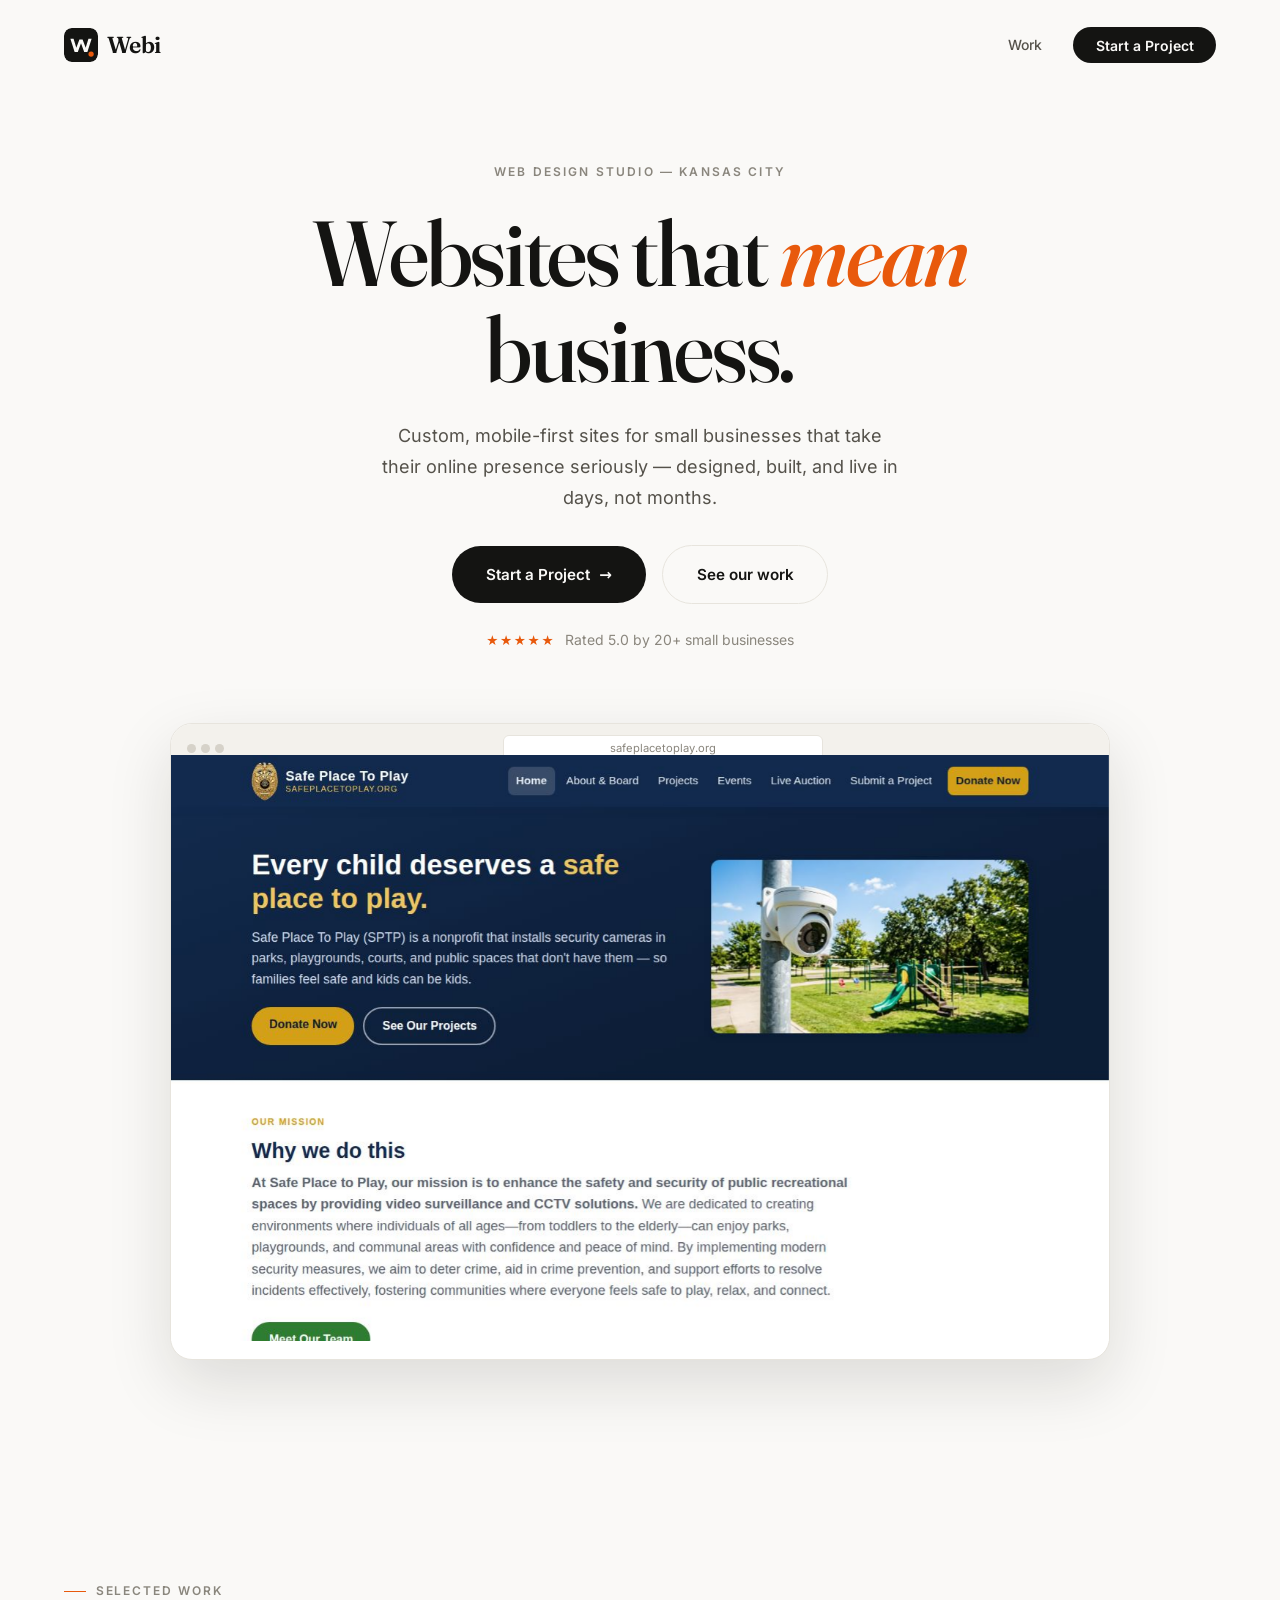
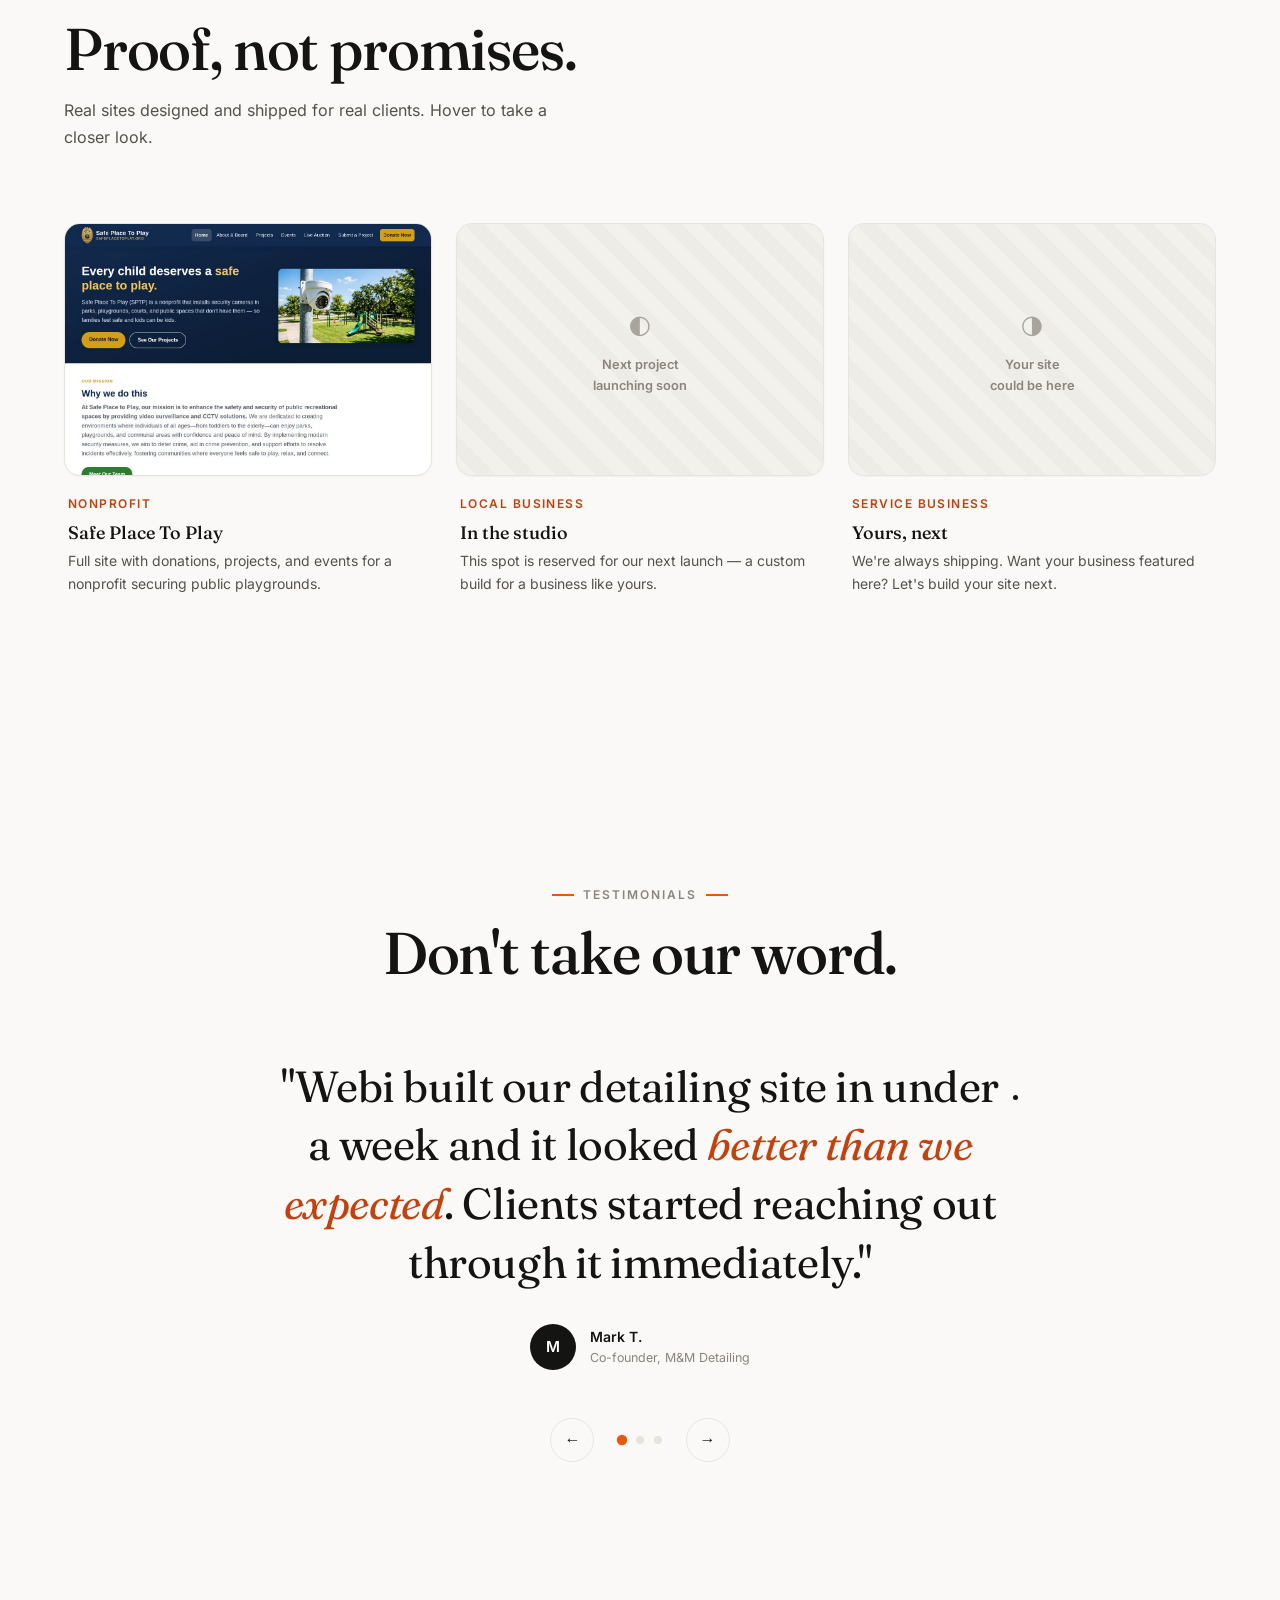
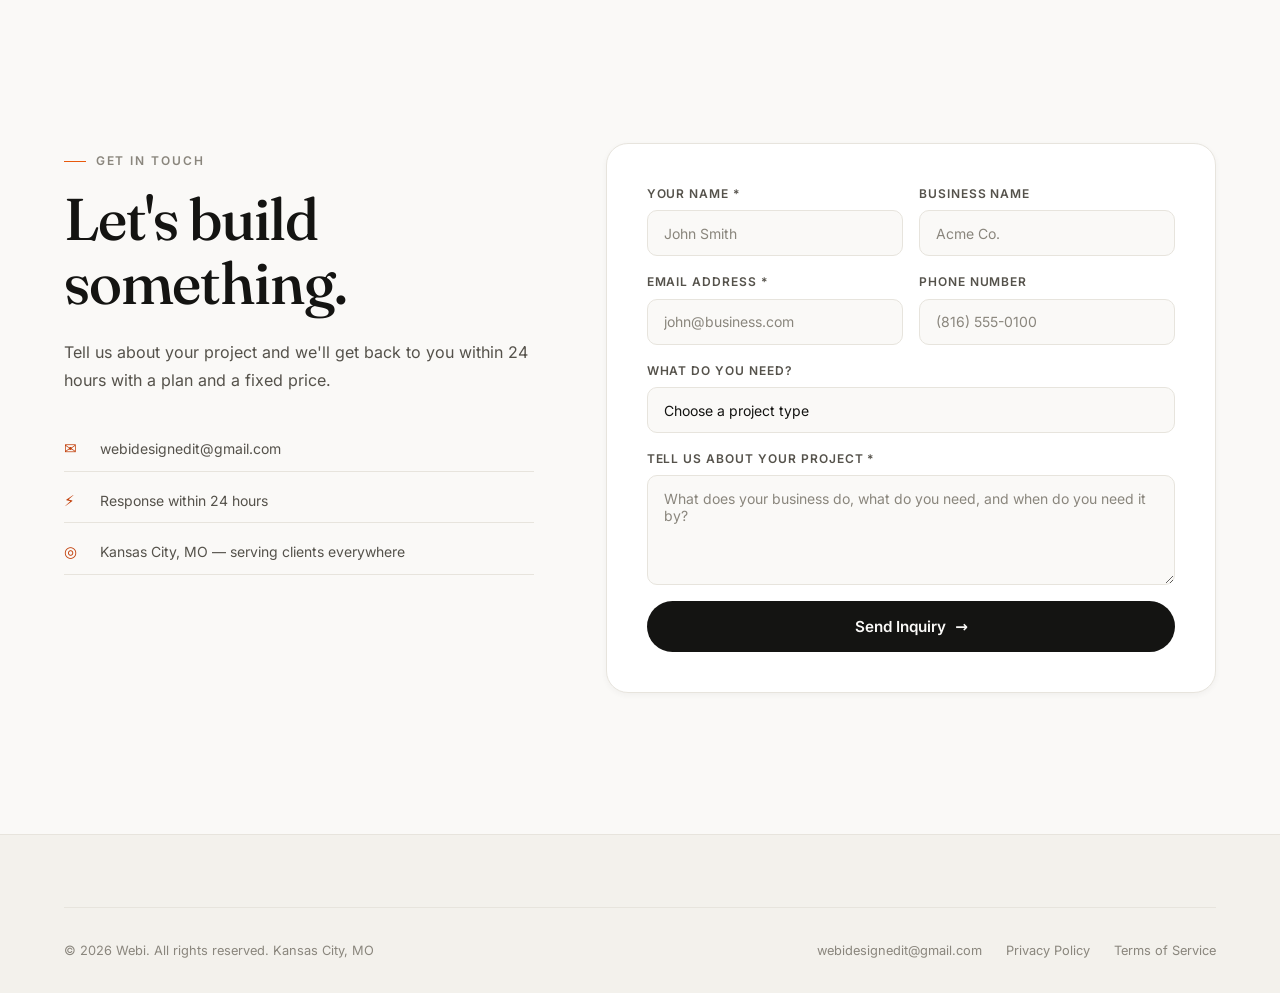
<file: index.html>
<!DOCTYPE html>
<html lang="en">
<head>
<meta charset="UTF-8">
<meta name="viewport" content="width=device-width, initial-scale=1.0">
<title>Webi — Kansas City Web Design Studio | Custom Websites, Live in Days</title>
<meta name="description" content="Webi is a Kansas City web design studio crafting custom, mobile-first websites for small businesses — designed, built, and live in days, not months.">
<link rel="canonical" href="https://webi.it.com/">

<!-- Open Graph -->
<meta property="og:type" content="website">
<meta property="og:site_name" content="Webi">
<meta property="og:title" content="Webi — Kansas City Web Design Studio">
<meta property="og:description" content="Custom, mobile-first websites for small businesses — live in days, not months.">
<meta property="og:url" content="https://webi.it.com/">
<meta property="og:image" content="https://webi.it.com/assets/og-image.png">
<meta property="og:image:width" content="1200">
<meta property="og:image:height" content="630">

<!-- Twitter -->
<meta name="twitter:card" content="summary_large_image">
<meta name="twitter:title" content="Webi — Kansas City Web Design Studio">
<meta name="twitter:description" content="Custom, mobile-first websites for small businesses — live in days, not months.">
<meta name="twitter:image" content="https://webi.it.com/assets/og-image.png">

<meta name="theme-color" content="#faf9f7">
<link rel="icon" type="image/svg+xml" href="assets/favicon.svg">
<link rel="apple-touch-icon" href="assets/apple-touch-icon.png">

<link rel="preload" href="assets/fonts/fraunces-var.woff2" as="font" type="font/woff2" crossorigin>
<link rel="preload" href="assets/fonts/inter-var.woff2" as="font" type="font/woff2" crossorigin>
<link rel="stylesheet" href="css/style.css?v=5.0.4">

<script type="application/ld+json">
{
  "@context": "https://schema.org",
  "@type": "ProfessionalService",
  "name": "Webi",
  "description": "Custom web design for small businesses. Fast, mobile-first websites delivered in days.",
  "url": "https://webi.it.com",
  "email": "webidesignedit@gmail.com",
  "address": { "@type": "PostalAddress", "addressLocality": "Kansas City", "addressRegion": "MO", "addressCountry": "US" }
}
</script>
</head>
<body>
<a class="skip-link" href="#main">Skip to content</a>

<div id="scroll-progress" aria-hidden="true"></div>

<nav aria-label="Main navigation" id="site-nav">
  <a href="#" class="nav-logo-wrap" aria-label="Webi — home">
    <img src="assets/favicon.svg" alt="" class="nav-logo-icon" width="34" height="34">
    <span class="nav-logo-text">Webi</span>
  </a>
  <button class="nav-toggle" aria-expanded="false" aria-controls="nav-links" aria-label="Toggle menu">
    <span></span><span></span><span></span>
  </button>
  <ul class="nav-links" id="nav-links">
    <li><a href="#work">Work</a></li>
    <li><a href="#contact" class="nav-cta magnetic">Start a Project</a></li>
  </ul>
</nav>

<main id="main">

<!-- HERO -->
<section class="hero" id="top">
  <p class="hero-eyebrow" data-hero-fade>Web Design Studio — Kansas City</p>
  <h1 data-split>Websites that <em>mean</em> business.</h1>
  <p class="hero-sub" data-hero-fade>Custom, mobile-first sites for small businesses that take their online presence seriously — designed, built, and live in days, not months.</p>
  <div class="hero-actions" data-hero-fade>
    <a href="#contact" class="btn-primary magnetic">Start a Project <span class="btn-arrow" aria-hidden="true">→</span></a>
    <a href="#work" class="btn-secondary">See our work</a>
  </div>
  <p class="hero-trust" data-hero-fade><span class="stars" aria-hidden="true">★★★★★</span> Rated 5.0 by 20+ small businesses</p>
  <div class="hero-visual" data-hero-fade>
    <div class="browser-frame">
      <div class="browser-bar" aria-hidden="true">
        <div class="browser-dots"><span></span><span></span><span></span></div>
        <div class="browser-url">safeplacetoplay.org</div>
      </div>
      <img src="assets/work-safeplacetoplay.jpg" alt="Homepage of safeplacetoplay.org, a nonprofit website designed by Webi" width="1280" height="800" fetchpriority="high" data-parallax>
    </div>
  </div>
</section>

<!-- WORK -->
<section id="work">
  <div class="wrap">
    <div class="section-head" data-reveal>
      <p class="section-tag">Selected Work</p>
      <h2 class="section-title">Proof, not promises.</h2>
      <p class="section-sub">Real sites designed and shipped for real clients. Hover to take a closer look.</p>
    </div>
    <div class="work-grid" data-reveal-group>
      <a class="work-card" href="https://safeplacetoplay.org" target="_blank" rel="noopener" data-reveal>
        <div class="work-thumb">
          <img src="assets/work-safeplacetoplay.jpg" alt="Screenshot of the Safe Place To Play homepage" loading="lazy" width="1280" height="800">
          <span class="work-overlay">Visit safeplacetoplay.org <span class="arrow" aria-hidden="true">→</span></span>
        </div>
        <div class="work-meta">
          <p class="work-type">Nonprofit</p>
          <h3 class="work-name">Safe Place To Play</h3>
          <p class="work-desc">Full site with donations, projects, and events for a nonprofit securing public playgrounds.</p>
        </div>
      </a>

      <!-- ============================================================
           PLACEHOLDER PROJECT CARD #1
           To publish: 1) save a screenshot as assets/work-2.jpg
                       2) swap .work-thumb-placeholder for:
                          <img src="assets/work-2.jpg" alt="Screenshot of PROJECT NAME homepage" loading="lazy">
                       3) update name, type, description; turn the wrapper
                          into <a href="…"> like the first card
           ============================================================ -->
      <div class="work-card" data-reveal>
        <div class="work-thumb">
          <div class="work-thumb-placeholder">
            <span class="ph-icon" aria-hidden="true">◐</span>
            <span>Next project<br>launching soon</span>
          </div>
        </div>
        <div class="work-meta">
          <p class="work-type">Local Business</p>
          <h3 class="work-name">In the studio</h3>
          <p class="work-desc">This spot is reserved for our next launch — a custom build for a business like yours.</p>
        </div>
      </div>

      <!-- PLACEHOLDER PROJECT CARD #2 — same steps as above (assets/work-3.jpg) -->
      <div class="work-card" data-reveal>
        <div class="work-thumb">
          <div class="work-thumb-placeholder">
            <span class="ph-icon" aria-hidden="true">◑</span>
            <span>Your site<br>could be here</span>
          </div>
        </div>
        <div class="work-meta">
          <p class="work-type">Service Business</p>
          <h3 class="work-name">Yours, next</h3>
          <p class="work-desc">We're always shipping. Want your business featured here? Let's build your site next.</p>
        </div>
      </div>
    </div>
  </div>
</section>

<!-- TESTIMONIALS -->
<section id="testimonials">
  <div class="wrap">
    <div class="section-head centered" data-reveal>
      <p class="section-tag">Testimonials</p>
      <h2 class="section-title">Don't take our word.</h2>
    </div>
    <div class="testimonial-slider" data-reveal>
      <div class="testimonial-viewport">
        <ul class="testimonial-track" id="testimonial-track">
          <li class="testimonial-slide">
            <blockquote class="testimonial-quote">"Webi built our detailing site in under a week and it looked <em>better than we expected</em>. Clients started reaching out through it immediately."</blockquote>
            <div class="t-author">
              <div class="t-avatar" aria-hidden="true">M</div>
              <div><div class="t-name">Mark T.</div><div class="t-role">Co-founder, M&amp;M Detailing</div></div>
            </div>
          </li>
          <li class="testimonial-slide">
            <blockquote class="testimonial-quote">"Super easy to work with. They delivered a clean, professional site that <em>really represents my brand</em>. The turnaround was incredibly fast."</blockquote>
            <div class="t-author">
              <div class="t-avatar av-2" aria-hidden="true">S</div>
              <div><div class="t-name">Sue R.</div><div class="t-role">Founder, Sue's Safe Haven</div></div>
            </div>
          </li>
          <li class="testimonial-slide">
            <blockquote class="testimonial-quote">"I didn't know what I wanted going in but Webi figured it out. The site looks legit — <em>exactly what a coffee shop needs</em> to stand out."</blockquote>
            <div class="t-author">
              <div class="t-avatar av-3" aria-hidden="true">L</div>
              <div><div class="t-name">Lena K.</div><div class="t-role">Owner, Latte Loves KC</div></div>
            </div>
          </li>
        </ul>
      </div>
      <div class="slider-controls">
        <button class="slider-arrow" id="slider-prev" aria-label="Previous testimonial">←</button>
        <div class="slider-dots" id="slider-dots" role="tablist" aria-label="Testimonial slides"></div>
        <button class="slider-arrow" id="slider-next" aria-label="Next testimonial">→</button>
      </div>
    </div>
  </div>
</section>

<!-- CONTACT -->
<section id="contact">
  <div class="contact-grid">
    <div class="contact-info" data-reveal>
      <div class="section-head">
        <p class="section-tag">Get In Touch</p>
        <h2 class="section-title">Let's build something.</h2>
      </div>
      <p>Tell us about your project and we'll get back to you within 24 hours with a plan and a fixed price.</p>
      <a class="contact-detail" href="mailto:webidesignedit@gmail.com"><span class="contact-detail-icon" aria-hidden="true">✉</span>webidesignedit@gmail.com</a>
      <div class="contact-detail"><span class="contact-detail-icon" aria-hidden="true">⚡</span>Response within 24 hours</div>
      <div class="contact-detail"><span class="contact-detail-icon" aria-hidden="true">◎</span>Kansas City, MO — serving clients everywhere</div>
    </div>
    <div class="form-wrap" data-reveal>
      <form class="form" id="contact-form" action="https://formsubmit.co/Ovomarcus08@gmail.com" method="POST" novalidate>
        <input type="hidden" name="_subject" value="New project inquiry — webi.it.com">
        <input type="hidden" name="_template" value="table">
        <input type="hidden" name="_captcha" value="false">
        <!-- Honeypot spam trap: hidden from humans, bots fill it in -->
        <div class="hp-field" aria-hidden="true">
          <label for="hp-input">Leave this field empty</label>
          <input type="text" name="_honey" id="hp-input" tabindex="-1" autocomplete="off">
        </div>
        <div class="form-row">
          <div class="form-group">
            <label for="f-name">Your Name *</label>
            <input type="text" id="f-name" name="name" placeholder="John Smith" autocomplete="name" required>
            <span class="form-error" role="alert"></span>
          </div>
          <div class="form-group">
            <label for="f-business">Business Name</label>
            <input type="text" id="f-business" name="business" placeholder="Acme Co." autocomplete="organization">
          </div>
        </div>
        <div class="form-row">
          <div class="form-group">
            <label for="f-email">Email Address *</label>
            <input type="email" id="f-email" name="email" placeholder="john@business.com" autocomplete="email" required>
            <span class="form-error" role="alert"></span>
          </div>
          <div class="form-group">
            <label for="f-phone">Phone Number</label>
            <input type="tel" id="f-phone" name="phone" placeholder="(816) 555-0100" autocomplete="tel">
          </div>
        </div>
        <div class="form-group">
          <label for="f-package">What do you need?</label>
          <select id="f-package" name="project_type">
            <option value="" disabled selected>Choose a project type</option>
            <option>New Website</option>
            <option>Redesign Existing Site</option>
            <option>E-Commerce Store</option>
            <option>Not Sure Yet</option>
          </select>
        </div>
        <div class="form-group">
          <label for="f-message">Tell us about your project *</label>
          <textarea id="f-message" name="message" placeholder="What does your business do, what do you need, and when do you need it by?" required></textarea>
          <span class="form-error" role="alert"></span>
        </div>
        <div class="form-status" id="form-status" role="status" tabindex="-1"></div>
        <button type="submit" class="btn-primary form-submit magnetic">Send Inquiry <span class="btn-arrow" aria-hidden="true">→</span></button>
      </form>
    </div>
  </div>
</section>
</main>

<footer>
  <div class="footer-inner">
    <div class="footer-bottom">
      <p>© 2026 Webi. All rights reserved. Kansas City, MO</p>
      <div class="footer-bottom-links">
        <a href="mailto:webidesignedit@gmail.com">webidesignedit@gmail.com</a>
        <a href="privacy.html">Privacy Policy</a>
        <a href="terms.html">Terms of Service</a>
      </div>
    </div>
  </div>
</footer>

<script src="js/vendor/lenis.min.js?v=5.0.4" defer></script>
<script src="js/vendor/gsap.min.js?v=5.0.4" defer></script>
<script src="js/vendor/ScrollTrigger.min.js?v=5.0.4" defer></script>
<script src="js/vendor/split-type.min.js?v=5.0.4" defer></script>
<script src="js/main.js?v=5.0.4" defer></script>
</body>
</html>
</file>
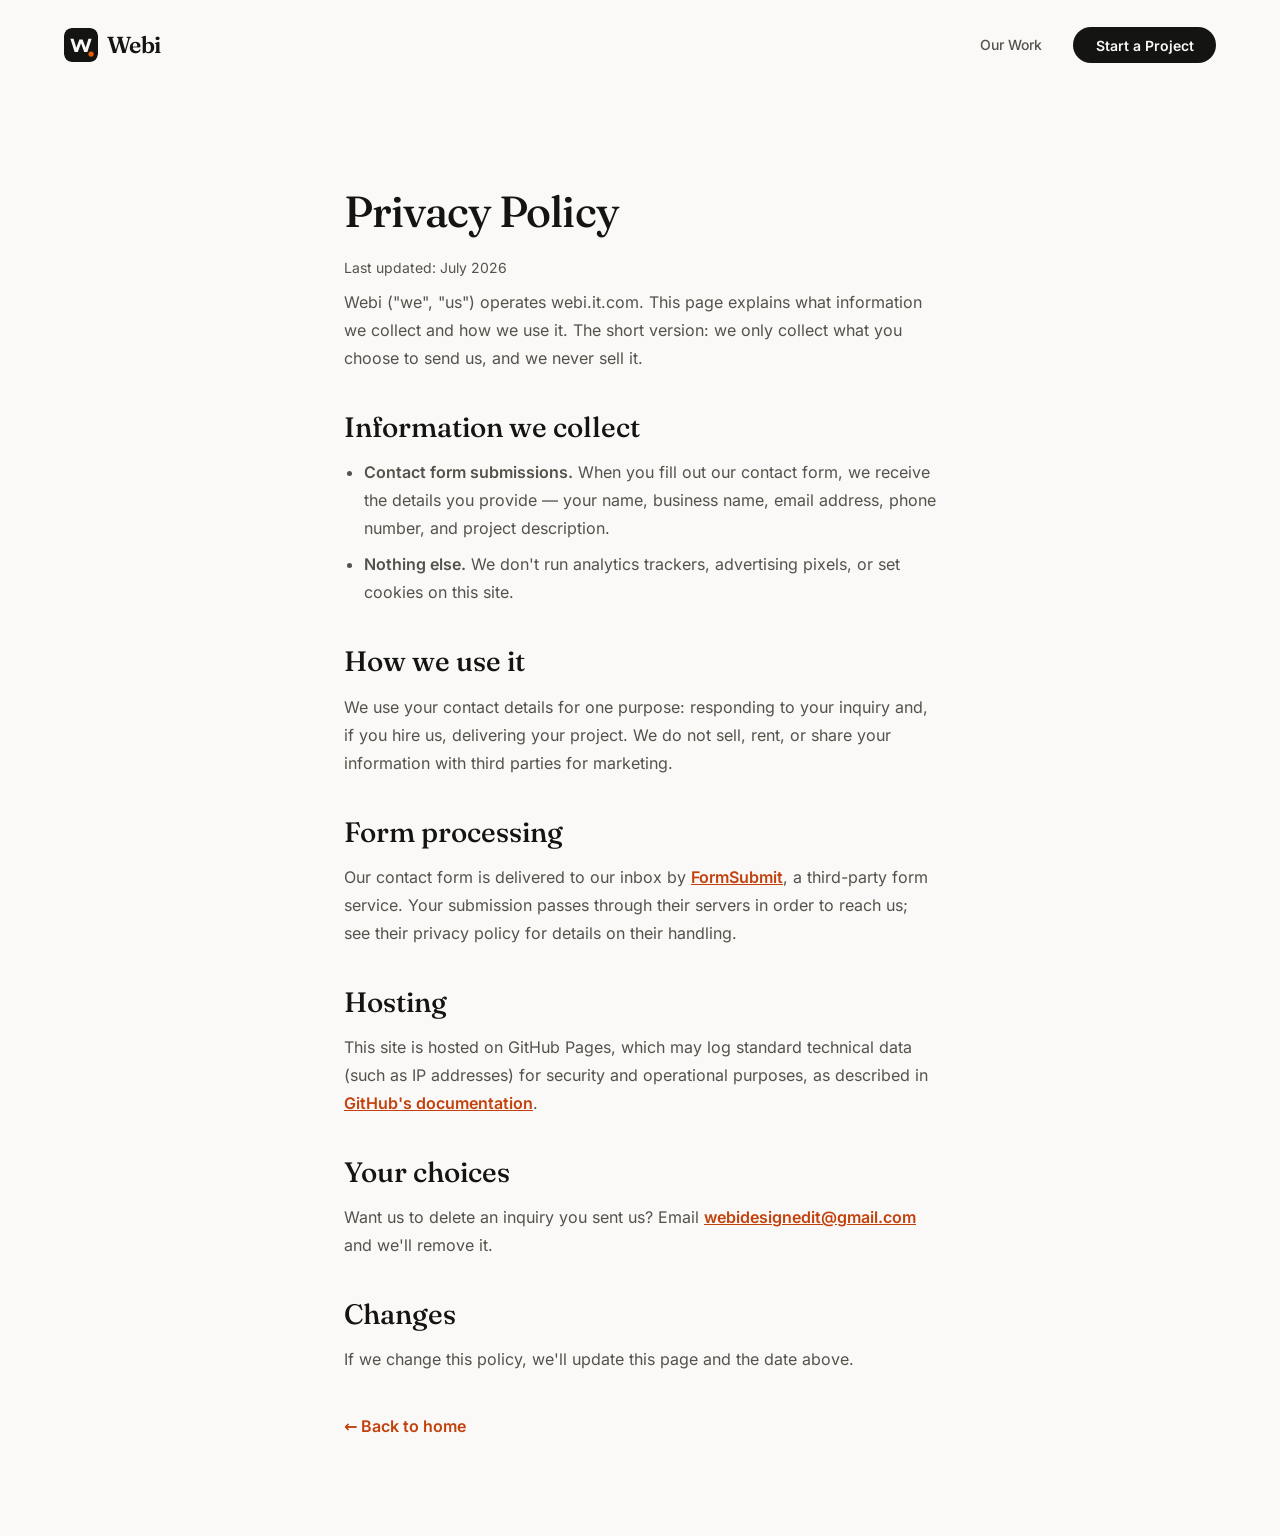
<file: privacy.html>
<!DOCTYPE html>
<html lang="en">
<head>
<meta charset="UTF-8">
<meta name="viewport" content="width=device-width, initial-scale=1.0">
<title>Privacy Policy — Webi</title>
<meta name="description" content="How Webi handles the information you share with us through webi.it.com.">
<link rel="canonical" href="https://webi.it.com/privacy.html">
<meta property="og:type" content="website">
<meta property="og:site_name" content="Webi">
<meta property="og:title" content="Privacy Policy — Webi">
<meta property="og:description" content="How Webi handles the information you share with us through webi.it.com.">
<meta property="og:url" content="https://webi.it.com/privacy.html">
<meta property="og:image" content="https://webi.it.com/assets/og-image.png">
<meta name="robots" content="noindex">
<meta name="theme-color" content="#faf9f7">
<link rel="icon" type="image/svg+xml" href="assets/favicon.svg">
<link rel="apple-touch-icon" href="assets/apple-touch-icon.png">
<link rel="preload" href="assets/fonts/fraunces-var.woff2" as="font" type="font/woff2" crossorigin>
<link rel="preload" href="assets/fonts/inter-var.woff2" as="font" type="font/woff2" crossorigin>
<link rel="stylesheet" href="css/style.css?v=5.0.4">
</head>
<body>
<nav aria-label="Main navigation" id="site-nav" class="is-scrolled">
  <a href="index.html" class="nav-logo-wrap" aria-label="Webi — home">
    <img src="assets/favicon.svg" alt="" class="nav-logo-icon" width="34" height="34">
    <span class="nav-logo-text">Webi</span>
  </a>
  <button class="nav-toggle" aria-expanded="false" aria-controls="nav-links" aria-label="Toggle menu">
    <span></span><span></span><span></span>
  </button>
  <ul class="nav-links" id="nav-links">
    <li><a href="index.html#work">Our Work</a></li>
    <li><a href="index.html#contact" class="nav-cta">Start a Project</a></li>
  </ul>
</nav>
<main class="legal-page">
  <h1>Privacy Policy</h1>
  <p class="legal-updated">Last updated: July 2026</p>

  <p>Webi ("we", "us") operates webi.it.com. This page explains what information we collect and how we use it. The short version: we only collect what you choose to send us, and we never sell it.</p>

  <h2>Information we collect</h2>
  <ul>
    <li><strong>Contact form submissions.</strong> When you fill out our contact form, we receive the details you provide — your name, business name, email address, phone number, and project description.</li>
    <li><strong>Nothing else.</strong> We don't run analytics trackers, advertising pixels, or set cookies on this site.</li>
  </ul>

  <h2>How we use it</h2>
  <p>We use your contact details for one purpose: responding to your inquiry and, if you hire us, delivering your project. We do not sell, rent, or share your information with third parties for marketing.</p>

  <h2>Form processing</h2>
  <p>Our contact form is delivered to our inbox by <a href="https://formsubmit.co" rel="noopener" target="_blank">FormSubmit</a>, a third-party form service. Your submission passes through their servers in order to reach us; see their privacy policy for details on their handling.</p>

  <h2>Hosting</h2>
  <p>This site is hosted on GitHub Pages, which may log standard technical data (such as IP addresses) for security and operational purposes, as described in <a href="https://docs.github.com/en/pages/getting-started-with-github-pages/about-github-pages#data-collection" rel="noopener" target="_blank">GitHub's documentation</a>.</p>

  <h2>Your choices</h2>
  <p>Want us to delete an inquiry you sent us? Email <a href="mailto:webidesignedit@gmail.com">webidesignedit@gmail.com</a> and we'll remove it.</p>

  <h2>Changes</h2>
  <p>If we change this policy, we'll update this page and the date above.</p>

  <a class="legal-back" href="index.html">← Back to home</a>
</main>
<script src="js/main.js?v=5.0.4" defer></script>
</body>
</html>
</file>
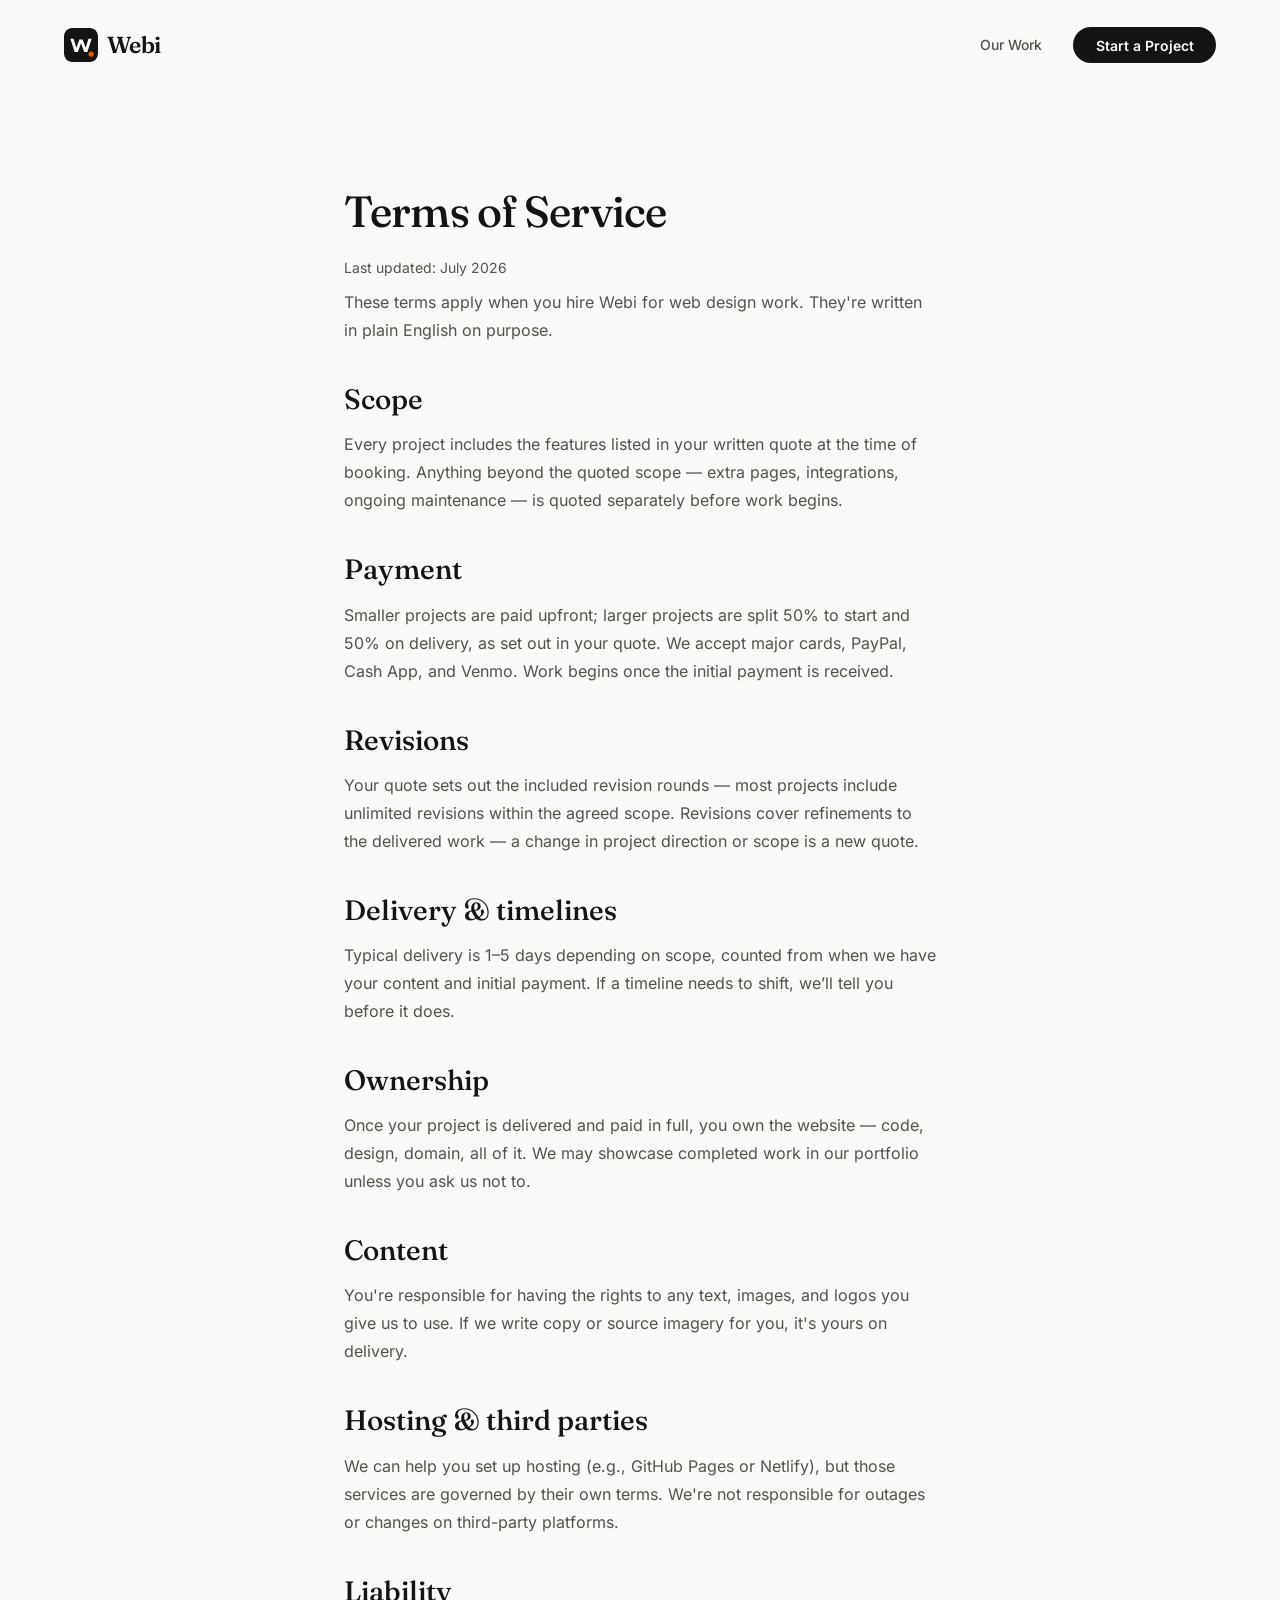
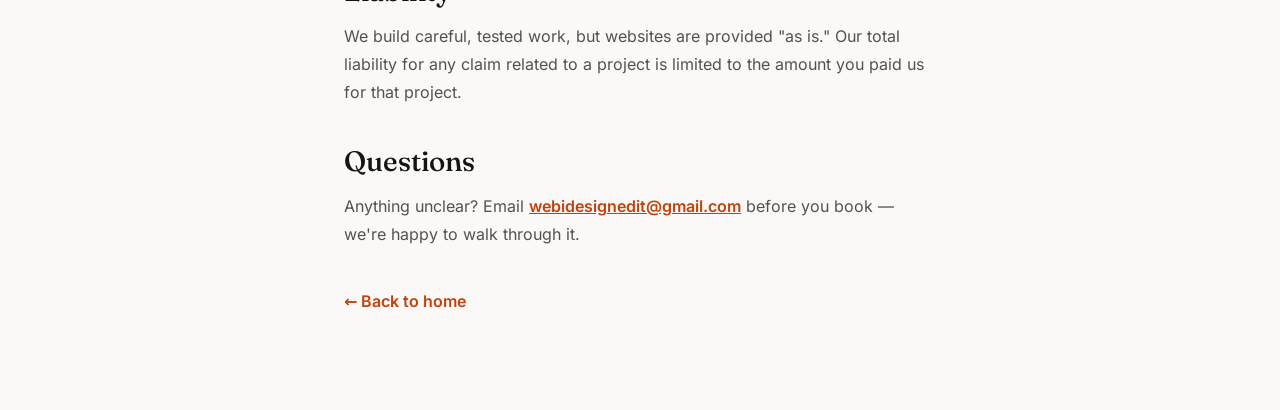
<file: terms.html>
<!DOCTYPE html>
<html lang="en">
<head>
<meta charset="UTF-8">
<meta name="viewport" content="width=device-width, initial-scale=1.0">
<title>Terms of Service — Webi</title>
<meta name="description" content="The terms that apply when you hire Webi to design and build your website.">
<link rel="canonical" href="https://webi.it.com/terms.html">
<meta property="og:type" content="website">
<meta property="og:site_name" content="Webi">
<meta property="og:title" content="Terms of Service — Webi">
<meta property="og:description" content="The terms that apply when you hire Webi to design and build your website.">
<meta property="og:url" content="https://webi.it.com/terms.html">
<meta property="og:image" content="https://webi.it.com/assets/og-image.png">
<meta name="robots" content="noindex">
<meta name="theme-color" content="#faf9f7">
<link rel="icon" type="image/svg+xml" href="assets/favicon.svg">
<link rel="apple-touch-icon" href="assets/apple-touch-icon.png">
<link rel="preload" href="assets/fonts/fraunces-var.woff2" as="font" type="font/woff2" crossorigin>
<link rel="preload" href="assets/fonts/inter-var.woff2" as="font" type="font/woff2" crossorigin>
<link rel="stylesheet" href="css/style.css?v=5.0.4">
</head>
<body>
<nav aria-label="Main navigation" id="site-nav" class="is-scrolled">
  <a href="index.html" class="nav-logo-wrap" aria-label="Webi — home">
    <img src="assets/favicon.svg" alt="" class="nav-logo-icon" width="34" height="34">
    <span class="nav-logo-text">Webi</span>
  </a>
  <button class="nav-toggle" aria-expanded="false" aria-controls="nav-links" aria-label="Toggle menu">
    <span></span><span></span><span></span>
  </button>
  <ul class="nav-links" id="nav-links">
    <li><a href="index.html#work">Our Work</a></li>
    <li><a href="index.html#contact" class="nav-cta">Start a Project</a></li>
  </ul>
</nav>
<main class="legal-page">
  <h1>Terms of Service</h1>
  <p class="legal-updated">Last updated: July 2026</p>

  <p>These terms apply when you hire Webi for web design work. They're written in plain English on purpose.</p>

  <h2>Scope</h2>
  <p>Every project includes the features listed in your written quote at the time of booking. Anything beyond the quoted scope — extra pages, integrations, ongoing maintenance — is quoted separately before work begins.</p>

  <h2>Payment</h2>
  <p>Smaller projects are paid upfront; larger projects are split 50% to start and 50% on delivery, as set out in your quote. We accept major cards, PayPal, Cash App, and Venmo. Work begins once the initial payment is received.</p>

  <h2>Revisions</h2>
  <p>Your quote sets out the included revision rounds — most projects include unlimited revisions within the agreed scope. Revisions cover refinements to the delivered work — a change in project direction or scope is a new quote.</p>

  <h2>Delivery &amp; timelines</h2>
  <p>Typical delivery is 1–5 days depending on scope, counted from when we have your content and initial payment. If a timeline needs to shift, we’ll tell you before it does.</p>

  <h2>Ownership</h2>
  <p>Once your project is delivered and paid in full, you own the website — code, design, domain, all of it. We may showcase completed work in our portfolio unless you ask us not to.</p>

  <h2>Content</h2>
  <p>You're responsible for having the rights to any text, images, and logos you give us to use. If we write copy or source imagery for you, it's yours on delivery.</p>

  <h2>Hosting &amp; third parties</h2>
  <p>We can help you set up hosting (e.g., GitHub Pages or Netlify), but those services are governed by their own terms. We're not responsible for outages or changes on third-party platforms.</p>

  <h2>Liability</h2>
  <p>We build careful, tested work, but websites are provided "as is." Our total liability for any claim related to a project is limited to the amount you paid us for that project.</p>

  <h2>Questions</h2>
  <p>Anything unclear? Email <a href="mailto:webidesignedit@gmail.com">webidesignedit@gmail.com</a> before you book — we're happy to walk through it.</p>

  <a class="legal-back" href="index.html">← Back to home</a>
</main>
<script src="js/main.js?v=5.0.4" defer></script>
</body>
</html>
</file>
<file: css/style.css>
/* ==========================================================================
   Webi — Design System & Site Styles
   Premium minimal: off-white paper, near-black ink, one burnt-orange accent.
   Display: Fraunces. Body: Inter. Motion via Lenis + GSAP (see js/main.js).
   ========================================================================== */

/* Self-hosted variable fonts */
@font-face {
  font-family: 'Fraunces';
  font-style: normal;
  font-weight: 400 600;
  font-display: swap;
  src: url('../assets/fonts/fraunces-var.woff2') format('woff2');
}
@font-face {
  font-family: 'Fraunces';
  font-style: italic;
  font-weight: 400 600;
  font-display: swap;
  src: url('../assets/fonts/fraunces-italic-var.woff2') format('woff2');
}
@font-face {
  font-family: 'Inter';
  font-style: normal;
  font-weight: 400 600;
  font-display: swap;
  src: url('../assets/fonts/inter-var.woff2') format('woff2');
}

:root {
  /* Palette — restrained neutrals + one accent */
  --paper: #faf9f7;
  --paper-2: #f3f1ec;
  --ink: #141412;
  --ink-2: #1d1d1a;
  --ink-soft: #55524b;
  --ink-muted: #8a867d;
  --line: #e7e4dd;
  --line-dark: rgba(250, 249, 247, 0.14);
  --accent: #e8590c;
  --accent-deep: #c2410c;
  --accent-tint: #fbeee4;
  --success: #1a7f4f;

  /* Type */
  --font-display: 'Fraunces', Georgia, serif;
  --font-body: 'Inter', system-ui, -apple-system, sans-serif;
  --text-xs: 0.75rem;
  --text-sm: 0.875rem;
  --text-base: 1rem;
  --text-lg: 1.125rem;
  --text-xl: clamp(1.35rem, 2.2vw, 1.75rem);
  --text-2xl: clamp(1.9rem, 3.4vw, 2.75rem);
  --text-3xl: clamp(2.4rem, 4.6vw, 3.9rem);
  --text-hero: clamp(2.9rem, 7.2vw, 6rem);

  /* Vertical rhythm */
  --section-pad: clamp(100px, 11vw, 160px);
  --space-1: 0.25rem;
  --space-2: 0.5rem;
  --space-3: 1rem;
  --space-4: 1.5rem;
  --space-5: 2rem;
  --space-6: 3rem;
  --space-7: 4.5rem;

  /* Radii & shadows — subtle, soft, understated */
  --radius-sm: 10px;
  --radius: 16px;
  --radius-lg: 22px;
  --radius-pill: 100px;
  --shadow-xs: 0 1px 2px rgba(20, 20, 18, 0.04);
  --shadow-sm: 0 2px 8px rgba(20, 20, 18, 0.05);
  --shadow-md: 0 12px 32px rgba(20, 20, 18, 0.09);
  --shadow-lg: 0 24px 64px rgba(20, 20, 18, 0.13);

  --wrap: 1200px;
  --ease-out: cubic-bezier(0.22, 1, 0.36, 1);
}

*, *::before, *::after { box-sizing: border-box; margin: 0; padding: 0; }
html { overflow-x: clip; }
html.lenis, html.lenis body { height: auto; }
.lenis.lenis-smooth { scroll-behavior: auto !important; }

body {
  background: var(--paper);
  color: var(--ink);
  font-family: var(--font-body);
  font-weight: 400;
  line-height: 1.65;
  overflow-x: clip;
  min-height: 100vh;
  -webkit-font-smoothing: antialiased;
}
img { max-width: 100%; display: block; }
::selection { background: var(--accent); color: #fff; }

.skip-link {
  position: absolute; left: -9999px; top: 0; z-index: 999;
  background: var(--ink); color: var(--paper); padding: 0.75rem 1.25rem;
  border-radius: 0 0 var(--radius-sm) 0; text-decoration: none; font-weight: 600;
}
.skip-link:focus { left: 0; }

.visually-hidden {
  position: absolute; width: 1px; height: 1px; margin: -1px;
  clip-path: inset(50%); overflow: hidden; white-space: nowrap;
}

:focus-visible { outline: 3px solid var(--accent); outline-offset: 3px; border-radius: 4px; }

/* --------------------------------------------------------------------------
   Scroll progress — hairline accent bar above the nav, driven by JS
   -------------------------------------------------------------------------- */
#scroll-progress {
  position: fixed; top: 0; left: 0; width: 100%; height: 3px; z-index: 300;
  background: var(--accent); pointer-events: none;
  transform: scaleX(0); transform-origin: 0 50%;
}

/* Anchor jumps land clear of the fixed nav */
section[id], [id="top"] { scroll-margin-top: 80px; }

/* --------------------------------------------------------------------------
   Navigation — large & transparent over hero, shrinks + blurs on scroll,
   hides on scroll-down / returns on scroll-up
   -------------------------------------------------------------------------- */
nav {
  position: fixed; top: 0; left: 0; right: 0; z-index: 200;
  display: flex; align-items: center; justify-content: space-between;
  padding: 1.6rem 5%;
  background: transparent;
  border-bottom: 1px solid transparent;
  transition: padding 0.35s var(--ease-out), background 0.35s, border-color 0.35s,
              transform 0.4s var(--ease-out), backdrop-filter 0.35s;
}
nav.is-scrolled {
  padding: 0.8rem 5%;
  background: rgba(250, 249, 247, 0.85);
  backdrop-filter: blur(14px);
  -webkit-backdrop-filter: blur(14px);
  border-bottom: 1px solid var(--line);
}
nav.is-hidden { transform: translateY(-105%); }
.nav-logo-wrap { display: flex; align-items: center; gap: 0.55rem; text-decoration: none; }
.nav-logo-icon { width: 34px; height: 34px; flex-shrink: 0; border-radius: 8px; transition: width 0.35s var(--ease-out), height 0.35s var(--ease-out); }
nav.is-scrolled .nav-logo-icon { width: 28px; height: 28px; }
.nav-logo-text { font-family: var(--font-display); font-size: 1.45rem; font-weight: 600; letter-spacing: -0.02em; color: var(--ink); transition: font-size 0.35s var(--ease-out); }
nav.is-scrolled .nav-logo-text { font-size: 1.25rem; }
.nav-links { display: flex; align-items: center; gap: 0.35rem; list-style: none; }
.nav-links a {
  color: var(--ink-soft); text-decoration: none; font-size: var(--text-sm); font-weight: 500;
  padding: 0.45rem 0.85rem; border-radius: var(--radius-pill); transition: color 0.25s, background 0.25s;
}
.nav-links a:hover { color: var(--ink); background: var(--paper-2); }
.nav-cta {
  background: var(--ink) !important; color: var(--paper) !important;
  padding: 0.6rem 1.4rem !important; border-radius: var(--radius-pill) !important;
  font-weight: 600 !important; margin-left: 0.75rem;
  transition: background 0.25s, transform 0.25s !important;
}
.nav-cta:hover { background: var(--accent) !important; }

.nav-toggle {
  display: none; background: none; border: none; width: 42px; height: 42px;
  border-radius: var(--radius-pill); cursor: pointer; flex-direction: column;
  align-items: center; justify-content: center; gap: 5px;
}
.nav-toggle span { display: block; width: 20px; height: 2px; background: var(--ink); border-radius: 2px; transition: transform 0.25s, opacity 0.25s; }
.nav-toggle[aria-expanded="true"] span:nth-child(1) { transform: translateY(7px) rotate(45deg); }
.nav-toggle[aria-expanded="true"] span:nth-child(2) { opacity: 0; }
.nav-toggle[aria-expanded="true"] span:nth-child(3) { transform: translateY(-7px) rotate(-45deg); }

/* --------------------------------------------------------------------------
   Shared components
   -------------------------------------------------------------------------- */
section { padding: var(--section-pad) 5%; position: relative; }
.wrap { max-width: var(--wrap); margin: 0 auto; }

.section-head { max-width: 640px; margin-bottom: var(--space-7); }
.section-head.centered { margin-left: auto; margin-right: auto; text-align: center; }
.section-tag {
  display: inline-flex; align-items: center; gap: 0.6rem;
  font-size: var(--text-xs); font-weight: 600; letter-spacing: 0.16em;
  text-transform: uppercase; margin-bottom: var(--space-3); color: var(--ink-muted);
}
.section-tag::before { content: ''; width: 22px; height: 1.5px; background: var(--accent); }
.section-head.centered .section-tag::after { content: ''; width: 22px; height: 1.5px; background: var(--accent); }
.section-title {
  font-family: var(--font-display); font-size: var(--text-3xl); font-weight: 500;
  letter-spacing: -0.02em; line-height: 1.08; margin-bottom: var(--space-3); color: var(--ink);
}
.section-sub { color: var(--ink-soft); font-size: var(--text-base); max-width: 520px; line-height: 1.7; }
.section-head.centered .section-sub { margin: 0 auto; }

.btn-primary, .btn-secondary {
  display: inline-flex; align-items: center; gap: 0.6rem;
  padding: 1rem 2.1rem; border-radius: var(--radius-pill);
  text-decoration: none; font-weight: 600; font-size: 0.95rem; border: none;
  cursor: pointer; font-family: var(--font-body);
  transition: background 0.25s, color 0.25s, border-color 0.25s, box-shadow 0.25s;
  position: relative; will-change: transform;
}
.btn-primary { background: var(--ink); color: var(--paper); }
.btn-primary:hover { background: var(--accent); box-shadow: var(--shadow-md); }
.btn-primary .btn-arrow { display: inline-block; transition: transform 0.25s var(--ease-out); }
.btn-primary:hover .btn-arrow { transform: translateX(5px); }
.btn-secondary { background: transparent; color: var(--ink); border: 1.5px solid var(--line); }
.btn-secondary:hover { border-color: var(--ink); }
.btn-on-dark { background: var(--paper); color: var(--ink); }
.btn-on-dark:hover { background: var(--accent); color: #fff; }

/* Split-text line masking (applied only after JS splits) */
.split-ready .line { overflow: hidden; }

/* --------------------------------------------------------------------------
   Hero
   -------------------------------------------------------------------------- */
.hero {
  min-height: 100svh; display: flex; flex-direction: column; justify-content: center; align-items: center;
  padding: clamp(140px, 18vh, 200px) 5% var(--space-7); text-align: center;
}
.hero-eyebrow {
  font-size: var(--text-xs); font-weight: 600; letter-spacing: 0.18em;
  text-transform: uppercase; color: var(--ink-muted); margin-bottom: var(--space-4);
}
.hero h1 {
  font-family: var(--font-display); font-size: var(--text-hero); font-weight: 500;
  letter-spacing: -0.025em; line-height: 1.04; color: var(--ink);
  max-width: 15ch; margin: 0 auto var(--space-4);
}
.hero h1 em { font-style: italic; color: var(--accent); }
.hero-sub { font-size: var(--text-lg); color: var(--ink-soft); max-width: 520px; margin: 0 auto var(--space-5); line-height: 1.7; }
.hero-actions { display: flex; gap: var(--space-3); justify-content: center; flex-wrap: wrap; align-items: center; margin-bottom: var(--space-4); }
.hero-trust { display: inline-flex; align-items: center; gap: 0.6rem; font-size: var(--text-sm); color: var(--ink-muted); margin-bottom: var(--space-7); }
.hero-trust .stars { color: var(--accent); letter-spacing: 0.12em; font-size: 0.85rem; }

.hero-visual { width: min(940px, 100%); margin: 0 auto; }
.browser-frame {
  border-radius: var(--radius-lg); overflow: hidden;
  background: #fff; border: 1px solid var(--line);
  box-shadow: var(--shadow-lg);
}
.browser-bar {
  display: flex; align-items: center; gap: 0.5rem;
  padding: 0.65rem 1rem; background: var(--paper-2); border-bottom: 1px solid var(--line);
}
.browser-dots { display: flex; gap: 5px; }
.browser-dots span { width: 9px; height: 9px; border-radius: 50%; background: #d6d2c9; }
.browser-url {
  flex: 1; max-width: 320px; margin: 0 auto; background: #fff; border-radius: 6px;
  font-size: 0.7rem; color: var(--ink-muted); padding: 0.2rem 0.75rem; text-align: center;
  border: 1px solid var(--line);
}
.browser-frame img { width: 100%; height: auto; aspect-ratio: 16 / 10; object-fit: cover; object-position: top; }
.hero-visual .browser-frame img { will-change: transform; }

/* --------------------------------------------------------------------------
   Client marquee
   -------------------------------------------------------------------------- */
.marquee-section {
  padding: var(--space-5) 0; border-top: 1px solid var(--line); border-bottom: 1px solid var(--line);
  overflow: hidden; background: var(--paper);
}
.marquee-label { text-align: center; font-size: var(--text-xs); letter-spacing: 0.16em; text-transform: uppercase; color: var(--ink-muted); margin-bottom: var(--space-4); font-weight: 600; }
.marquee-track {
  display: flex; gap: clamp(3rem, 6vw, 5.5rem); width: max-content;
  animation: marquee 30s linear infinite; white-space: nowrap;
}
.marquee-section:hover .marquee-track { animation-play-state: paused; }
.marquee-item {
  font-family: var(--font-display); font-size: clamp(1.15rem, 2vw, 1.5rem); font-weight: 500;
  color: var(--ink-muted); opacity: 0.55; transition: opacity 0.25s, color 0.25s;
  display: inline-flex; align-items: center; gap: clamp(3rem, 6vw, 5.5rem);
}
.marquee-item::after { content: '·'; color: var(--accent); opacity: 0.7; }
.marquee-item:hover { opacity: 1; color: var(--ink); }
@keyframes marquee { from { transform: translateX(0); } to { transform: translateX(-50%); } }

/* --------------------------------------------------------------------------
   Our Work — wall grid, zoom-on-hover, overlay slides up
   -------------------------------------------------------------------------- */
.work-grid { display: grid; grid-template-columns: repeat(3, 1fr); gap: var(--space-4); }
.work-card { text-decoration: none; display: block; }
.work-thumb {
  position: relative; aspect-ratio: 16 / 11; overflow: hidden;
  border-radius: var(--radius); background: var(--paper-2);
  border: 1px solid var(--line); box-shadow: var(--shadow-xs);
  transition: box-shadow 0.3s;
}
.work-card:hover .work-thumb { box-shadow: var(--shadow-md); }
.work-thumb img {
  width: 100%; height: 100%; object-fit: cover; object-position: top;
  transition: transform 0.7s var(--ease-out); will-change: transform;
}
.work-card:hover .work-thumb img { transform: scale(1.05); }
.work-overlay {
  position: absolute; left: 0; right: 0; bottom: 0;
  display: flex; align-items: center; justify-content: space-between; gap: 1rem;
  padding: 1rem 1.25rem;
  background: linear-gradient(to top, rgba(20, 20, 18, 0.82), rgba(20, 20, 18, 0));
  color: #fff; font-weight: 600; font-size: var(--text-sm);
  transform: translateY(101%); transition: transform 0.45s var(--ease-out);
}
.work-card:hover .work-overlay, .work-card:focus-visible .work-overlay { transform: none; }
.work-overlay .arrow { color: #fff; }
.work-thumb-placeholder {
  position: absolute; inset: 0; display: flex; flex-direction: column;
  align-items: center; justify-content: center; gap: 0.5rem; text-align: center; padding: 1rem;
  background: repeating-linear-gradient(45deg, transparent, transparent 14px, rgba(20, 20, 18, 0.025) 14px, rgba(20, 20, 18, 0.025) 28px), var(--paper-2);
  border-radius: var(--radius);
  color: var(--ink-muted); font-size: 0.8rem; font-weight: 600;
}
.work-thumb-placeholder .ph-icon { font-size: 1.6rem; opacity: 0.7; }
.work-meta { padding: 1.1rem 0.25rem 0; }
.work-type { font-size: var(--text-xs); font-weight: 600; letter-spacing: 0.12em; text-transform: uppercase; color: var(--accent-deep); }
.work-name { font-family: var(--font-display); font-size: var(--text-lg); font-weight: 500; color: var(--ink); margin: 0.25rem 0 0.2rem; }
.work-desc { font-size: var(--text-sm); color: var(--ink-soft); line-height: 1.6; }

/* --------------------------------------------------------------------------
   Services grid
   -------------------------------------------------------------------------- */
#services { background: var(--paper-2); }
.services-grid { display: grid; grid-template-columns: repeat(4, 1fr); gap: var(--space-3); }
.service-card {
  background: #fff; border: 1px solid var(--line); border-radius: var(--radius);
  padding: 2rem 1.75rem; box-shadow: var(--shadow-xs);
  transition: transform 0.25s var(--ease-out), box-shadow 0.25s;
  display: flex; flex-direction: column; min-height: 230px;
}
.service-card:hover { transform: translateY(-6px); box-shadow: var(--shadow-md); }
.service-num { font-family: var(--font-display); font-size: var(--text-sm); color: var(--accent-deep); margin-bottom: var(--space-4); }
.service-card h3 { font-family: var(--font-display); font-size: var(--text-xl); font-weight: 500; margin-bottom: 0.5rem; letter-spacing: -0.01em; }
.service-card p { font-size: var(--text-sm); color: var(--ink-soft); line-height: 1.65; flex: 1; }
.service-arrow {
  margin-top: var(--space-4); color: var(--ink); font-weight: 600; font-size: var(--text-sm);
  opacity: 0; transform: translateX(-8px); transition: opacity 0.25s, transform 0.25s var(--ease-out);
}
.service-card:hover .service-arrow { opacity: 1; transform: none; }

/* --------------------------------------------------------------------------
   Process — sticky number column + scrolling step cards
   -------------------------------------------------------------------------- */
.process-layout { display: grid; grid-template-columns: 1fr 1.4fr; gap: var(--space-7); align-items: start; }
.process-sticky { position: sticky; top: 120px; }
.process-sticky .section-head { margin-bottom: var(--space-5); }
.process-current-num {
  font-family: var(--font-display); font-size: clamp(5rem, 10vw, 8.5rem); font-weight: 400;
  line-height: 1; color: var(--accent); letter-spacing: -0.03em;
}
.process-current-name { font-family: var(--font-display); font-size: var(--text-xl); margin-top: 0.5rem; color: var(--ink); min-height: 1.4em; }
.process-steps { display: flex; flex-direction: column; gap: var(--space-4); }
.process-step {
  background: #fff; border: 1px solid var(--line); border-radius: var(--radius);
  padding: 2.25rem; box-shadow: var(--shadow-xs);
  transition: border-color 0.3s, box-shadow 0.3s;
}
.process-step.is-active { border-color: var(--ink); box-shadow: var(--shadow-sm); }
.process-step-num { font-family: var(--font-display); font-size: var(--text-sm); color: var(--accent-deep); margin-bottom: 0.75rem; }
.process-step h3 { font-family: var(--font-display); font-size: var(--text-xl); font-weight: 500; margin-bottom: 0.5rem; }
.process-step p { font-size: var(--text-sm); color: var(--ink-soft); line-height: 1.7; }

/* --------------------------------------------------------------------------
   Stats band — dark contrast, count-up numbers
   -------------------------------------------------------------------------- */
#stats { background: var(--ink); color: var(--paper); }
.stats-grid { display: grid; grid-template-columns: repeat(4, 1fr); gap: var(--space-5); max-width: var(--wrap); margin: 0 auto; }
.stat-item { text-align: center; }
.stat-num {
  font-family: var(--font-display); font-size: clamp(2.6rem, 5vw, 4rem); font-weight: 400;
  letter-spacing: -0.02em; line-height: 1.1; color: var(--paper);
  font-variant-numeric: tabular-nums; /* digits keep one width so the count-up doesn't wobble */
}
.stat-num .stat-accent { color: var(--accent); }
.stat-label { font-size: var(--text-xs); font-weight: 500; color: rgba(250, 249, 247, 0.55); text-transform: uppercase; letter-spacing: 0.14em; margin-top: 0.6rem; }

/* --------------------------------------------------------------------------
   About — editorial split (image left / text right)
   -------------------------------------------------------------------------- */
.about-grid { display: grid; grid-template-columns: 1.1fr 1fr; gap: var(--space-7); align-items: center; }
.about-visual .browser-frame { box-shadow: var(--shadow-md); }
.about-text .section-head { margin-bottom: var(--space-4); }
.about-text p { color: var(--ink-soft); margin-bottom: 1.25rem; line-height: 1.75; }
.about-text p strong { color: var(--ink); font-weight: 600; }
.about-points { list-style: none; margin-top: var(--space-4); }
.about-points li {
  display: flex; gap: 0.85rem; align-items: baseline;
  padding: 0.85rem 0; border-top: 1px solid var(--line);
  font-size: var(--text-sm); color: var(--ink-soft);
}
.about-points li strong { color: var(--ink); font-weight: 600; }
.about-points .tick { color: var(--accent); font-weight: 700; }

/* --------------------------------------------------------------------------
   Testimonials — auto-advancing slider
   -------------------------------------------------------------------------- */
.testimonial-slider { max-width: 780px; margin: 0 auto; text-align: center; }
.testimonial-viewport { overflow: hidden; }
.testimonial-track { display: flex; transition: transform 0.6s var(--ease-out); }
.testimonial-slide { flex: 0 0 100%; padding: 0 var(--space-3); }
.testimonial-quote {
  font-family: var(--font-display); font-size: var(--text-2xl); font-weight: 400;
  line-height: 1.35; letter-spacing: -0.01em; color: var(--ink); margin-bottom: var(--space-5);
}
.testimonial-quote em { font-style: italic; color: var(--accent-deep); }
.t-author { display: inline-flex; align-items: center; gap: 0.85rem; }
.t-avatar {
  width: 46px; height: 46px; border-radius: 50%; flex-shrink: 0; display: flex;
  align-items: center; justify-content: center; font-size: 0.95rem; font-weight: 700;
  color: #fff; background: var(--ink);
}
.t-avatar.av-2 { background: var(--accent-deep); }
.t-avatar.av-3 { background: #6d6a63; }
.t-name { font-weight: 600; font-size: var(--text-sm); text-align: left; }
.t-role { color: var(--ink-muted); font-size: 0.78rem; text-align: left; }
.slider-controls { display: flex; align-items: center; justify-content: center; gap: var(--space-4); margin-top: var(--space-6); }
.slider-arrow {
  width: 44px; height: 44px; border-radius: 50%; border: 1.5px solid var(--line);
  background: transparent; color: var(--ink); cursor: pointer; font-size: 1rem;
  display: flex; align-items: center; justify-content: center;
  transition: border-color 0.25s, background 0.25s;
}
.slider-arrow:hover { border-color: var(--ink); background: #fff; }
.slider-dots { display: flex; gap: 0.6rem; }
.slider-dot {
  width: 8px; height: 8px; border-radius: 50%; border: none; padding: 0;
  background: var(--line); cursor: pointer; transition: background 0.25s, transform 0.25s;
}
.slider-dot.is-active { background: var(--accent); transform: scale(1.3); }

/* --------------------------------------------------------------------------
   FAQ — measured-height accordion
   -------------------------------------------------------------------------- */
.faq-list { max-width: 760px; margin: 0 auto; }
.faq-item { border-bottom: 1px solid var(--line); }
.faq-item:first-child { border-top: 1px solid var(--line); }
.faq-q {
  width: 100%; text-align: left; padding: 1.5rem 0.25rem; background: transparent; border: none;
  cursor: pointer; font-family: var(--font-body); font-size: var(--text-lg); font-weight: 500;
  color: var(--ink); display: flex; align-items: center; justify-content: space-between; gap: 1rem;
  transition: color 0.25s;
}
.faq-q:hover { color: var(--accent-deep); }
.faq-icon {
  font-size: 1.3rem; color: var(--accent); flex-shrink: 0; font-weight: 400;
  transition: transform 0.35s var(--ease-out); line-height: 1;
}
.faq-item.open .faq-icon { transform: rotate(45deg); }
.faq-a { height: 0; overflow: hidden; transition: height 0.4s var(--ease-out); }
.faq-a-inner { padding: 0 0.25rem 1.5rem; color: var(--ink-soft); font-size: var(--text-base); line-height: 1.7; max-width: 640px; }

/* --------------------------------------------------------------------------
   CTA band — dark, high-contrast, subtle drifting glow
   -------------------------------------------------------------------------- */
#cta-band { background: var(--ink); color: var(--paper); text-align: center; overflow: hidden; position: relative; }
.cta-glow {
  position: absolute; width: 720px; height: 720px; border-radius: 50%;
  background: radial-gradient(circle, rgba(232, 89, 12, 0.16), transparent 65%);
  top: -300px; left: 50%; pointer-events: none; will-change: transform;
  animation: ctaDrift 16s ease-in-out infinite alternate;
}
@keyframes ctaDrift { from { transform: translateX(-80%); } to { transform: translateX(-20%); } }
.cta-inner { position: relative; }
.cta-title {
  font-family: var(--font-display); font-size: var(--text-3xl); font-weight: 400;
  letter-spacing: -0.02em; line-height: 1.1; max-width: 16ch; margin: 0 auto var(--space-3);
}
.cta-title em { font-style: italic; color: var(--accent); }
.cta-sub { color: rgba(250, 249, 247, 0.65); max-width: 460px; margin: 0 auto var(--space-6); }

/* --------------------------------------------------------------------------
   Contact
   -------------------------------------------------------------------------- */
.contact-grid { display: grid; grid-template-columns: 1fr 1.3fr; gap: var(--space-7); align-items: start; max-width: var(--wrap); margin: 0 auto; }
.contact-info .section-head { margin-bottom: var(--space-4); }
.contact-info > p { color: var(--ink-soft); margin-bottom: var(--space-5); line-height: 1.75; }
.contact-detail {
  display: flex; align-items: center; gap: 0.85rem; margin-bottom: 0.4rem;
  color: var(--ink-soft); font-size: var(--text-sm); text-decoration: none;
  padding: 0.6rem 0; border-bottom: 1px solid var(--line); transition: color 0.25s;
}
a.contact-detail:hover { color: var(--ink); }
.contact-detail-icon { color: var(--accent-deep); font-size: 0.95rem; width: 22px; }
.form-wrap {
  background: #fff; border: 1px solid var(--line); border-radius: var(--radius-lg);
  padding: 2.5rem; box-shadow: var(--shadow-sm);
}
.form { display: flex; flex-direction: column; gap: var(--space-3); }
.form-row { display: grid; grid-template-columns: 1fr 1fr; gap: var(--space-3); }
.form-group { display: flex; flex-direction: column; gap: 0.4rem; }
.form-group label { font-size: var(--text-xs); font-weight: 600; color: var(--ink-soft); letter-spacing: 0.08em; text-transform: uppercase; }
.form-group input, .form-group select, .form-group textarea {
  background: var(--paper); border: 1.5px solid var(--line);
  border-radius: var(--radius-sm); padding: 0.85rem 1rem; color: var(--ink);
  font-family: var(--font-body); font-size: var(--text-sm); outline: none;
  transition: border-color 0.25s, box-shadow 0.25s; -webkit-appearance: none; width: 100%;
}
.form-group input:focus, .form-group select:focus, .form-group textarea:focus {
  border-color: var(--ink); box-shadow: 0 0 0 3px rgba(20, 20, 18, 0.06); background: #fff;
}
.form-group input::placeholder, .form-group textarea::placeholder { color: var(--ink-muted); }
.form-group input.invalid, .form-group select.invalid, .form-group textarea.invalid { border-color: #c53030; }
.form-error { font-size: var(--text-xs); color: #c53030; font-weight: 600; display: none; }
.form-group.has-error .form-error { display: block; }
.form-group textarea { resize: vertical; min-height: 110px; }
/* Honeypot — hidden from humans, present for bots */
.hp-field { position: absolute; left: -9999px; opacity: 0; height: 0; overflow: hidden; }
.form-submit { justify-content: center; width: 100%; }
.form-submit:disabled { opacity: 0.6; cursor: wait; }
.form-status { display: none; padding: 1rem 1.25rem; border-radius: var(--radius-sm); font-size: var(--text-sm); font-weight: 600; }
.form-status.success { display: block; background: #ecf7f0; color: var(--success); border: 1px solid #bfe3cd; }
.form-status.error { display: block; background: #fdf0ef; color: #c53030; border: 1px solid #f3cbc7; }

/* --------------------------------------------------------------------------
   Footer
   -------------------------------------------------------------------------- */
footer { background: var(--paper-2); border-top: 1px solid var(--line); padding: var(--space-7) 5% var(--space-5); }
.footer-inner { max-width: var(--wrap); margin: 0 auto; }
.footer-grid { display: grid; grid-template-columns: 1.5fr 1fr 1fr 1fr; gap: var(--space-6); margin-bottom: var(--space-7); }
.footer-brand p { color: var(--ink-soft); font-size: var(--text-sm); line-height: 1.7; margin-top: 0.75rem; max-width: 250px; }
.footer-logo-wrap { display: flex; align-items: center; gap: 0.5rem; text-decoration: none; }
.footer-logo-icon { width: 26px; height: 26px; flex-shrink: 0; border-radius: 6px; }
.footer-logo-text { font-family: var(--font-display); font-size: 1.2rem; font-weight: 600; color: var(--ink); }
.footer-col h4 { font-size: var(--text-xs); font-weight: 600; letter-spacing: 0.14em; text-transform: uppercase; color: var(--ink-muted); margin-bottom: var(--space-3); }
.footer-col a { display: block; color: var(--ink-soft); text-decoration: none; font-size: var(--text-sm); margin-bottom: 0.6rem; transition: color 0.2s; }
.footer-col a:hover { color: var(--accent-deep); }
.footer-bottom { display: flex; align-items: center; justify-content: space-between; flex-wrap: wrap; gap: var(--space-3); padding-top: var(--space-5); border-top: 1px solid var(--line); }
.footer-bottom p { color: var(--ink-muted); font-size: 0.8rem; }
.footer-bottom-links { display: flex; gap: var(--space-4); }
.footer-bottom-links a { color: var(--ink-muted); text-decoration: none; font-size: 0.8rem; transition: color 0.2s; }
.footer-bottom-links a:hover { color: var(--accent-deep); }

/* --------------------------------------------------------------------------
   Legal pages
   -------------------------------------------------------------------------- */
.legal-page { max-width: 720px; margin: 0 auto; padding: 11rem 5% 6rem; }
.legal-page h1 { font-family: var(--font-display); font-size: var(--text-2xl); font-weight: 500; letter-spacing: -0.02em; margin-bottom: var(--space-2); }
.legal-updated { color: var(--ink-muted); font-size: var(--text-sm); margin-bottom: var(--space-5); }
.legal-page h2 { font-family: var(--font-display); font-size: var(--text-xl); font-weight: 500; margin: var(--space-5) 0 var(--space-2); }
.legal-page p, .legal-page li { color: var(--ink-soft); line-height: 1.75; margin-bottom: var(--space-2); }
.legal-page ul { padding-left: 1.25rem; }
.legal-page a { color: var(--accent-deep); font-weight: 600; }
.legal-back { display: inline-block; margin-top: var(--space-5); text-decoration: none; font-weight: 600; color: var(--accent-deep); }

/* --------------------------------------------------------------------------
   Responsive
   -------------------------------------------------------------------------- */
@media (max-width: 1024px) {
  .services-grid { grid-template-columns: 1fr 1fr; }
  .work-grid { grid-template-columns: 1fr 1fr; }
}

@media (max-width: 900px) {
  .stats-grid { grid-template-columns: 1fr 1fr; gap: var(--space-6) var(--space-4); }
  .process-layout { grid-template-columns: 1fr; gap: var(--space-5); }
  .process-sticky { position: static; }
  .process-current { display: none; }
  .about-grid { grid-template-columns: 1fr; gap: var(--space-6); }
}

@media (max-width: 768px) {
  :root { --section-pad: clamp(72px, 14vw, 100px); }
  nav { padding: 1rem 5%; }
  nav.is-scrolled { padding: 0.7rem 5%; }
  .nav-toggle { display: flex; }
  .nav-links {
    position: absolute; top: 100%; left: 0; right: 0;
    flex-direction: column; align-items: stretch; gap: 0.25rem;
    background: var(--paper); border-bottom: 1px solid var(--line);
    box-shadow: var(--shadow-md); padding: 0.75rem 5% 1.25rem;
    opacity: 0; visibility: hidden; transform: translateY(-8px);
    transition: opacity 0.25s, transform 0.25s, visibility 0.25s;
  }
  .nav-links.open { opacity: 1; visibility: visible; transform: none; }
  .nav-links a { display: block; text-align: center; padding: 0.8rem; }
  .nav-cta { margin: 0.25rem 0 0; }

  .hero { padding-top: 120px; min-height: auto; }
  .hero-trust { margin-bottom: var(--space-6); }
  .work-grid, .services-grid { grid-template-columns: 1fr; }
  .contact-grid { grid-template-columns: 1fr; gap: var(--space-6); }
  .form-row { grid-template-columns: 1fr; }
  .form-wrap { padding: 1.5rem; }
  .footer-grid { grid-template-columns: 1fr 1fr; gap: var(--space-5); }
  .footer-bottom { justify-content: center; text-align: center; }
  .testimonial-quote { font-size: var(--text-xl); }
}

@media (max-width: 480px) {
  .stats-grid { grid-template-columns: 1fr 1fr; }
  .hero-actions { flex-direction: column; align-items: stretch; }
  .hero-actions .btn-primary, .btn-secondary { justify-content: center; }
}

/* --------------------------------------------------------------------------
   Reduced motion — strip transforms, opacity-only, no smooth scroll
   -------------------------------------------------------------------------- */
@media (prefers-reduced-motion: reduce) {
  *, *::before, *::after {
    animation-duration: 0.01ms !important; animation-iteration-count: 1 !important;
    transition-duration: 0.01ms !important;
  }
  .marquee-track { animation: none; transform: none; }
  .cta-glow { animation: none; }
  .work-card:hover .work-thumb img { transform: none; }
  .service-card:hover { transform: none; }
  .work-overlay { transform: none; background: rgba(20, 20, 18, 0.75); }
}
</file>
